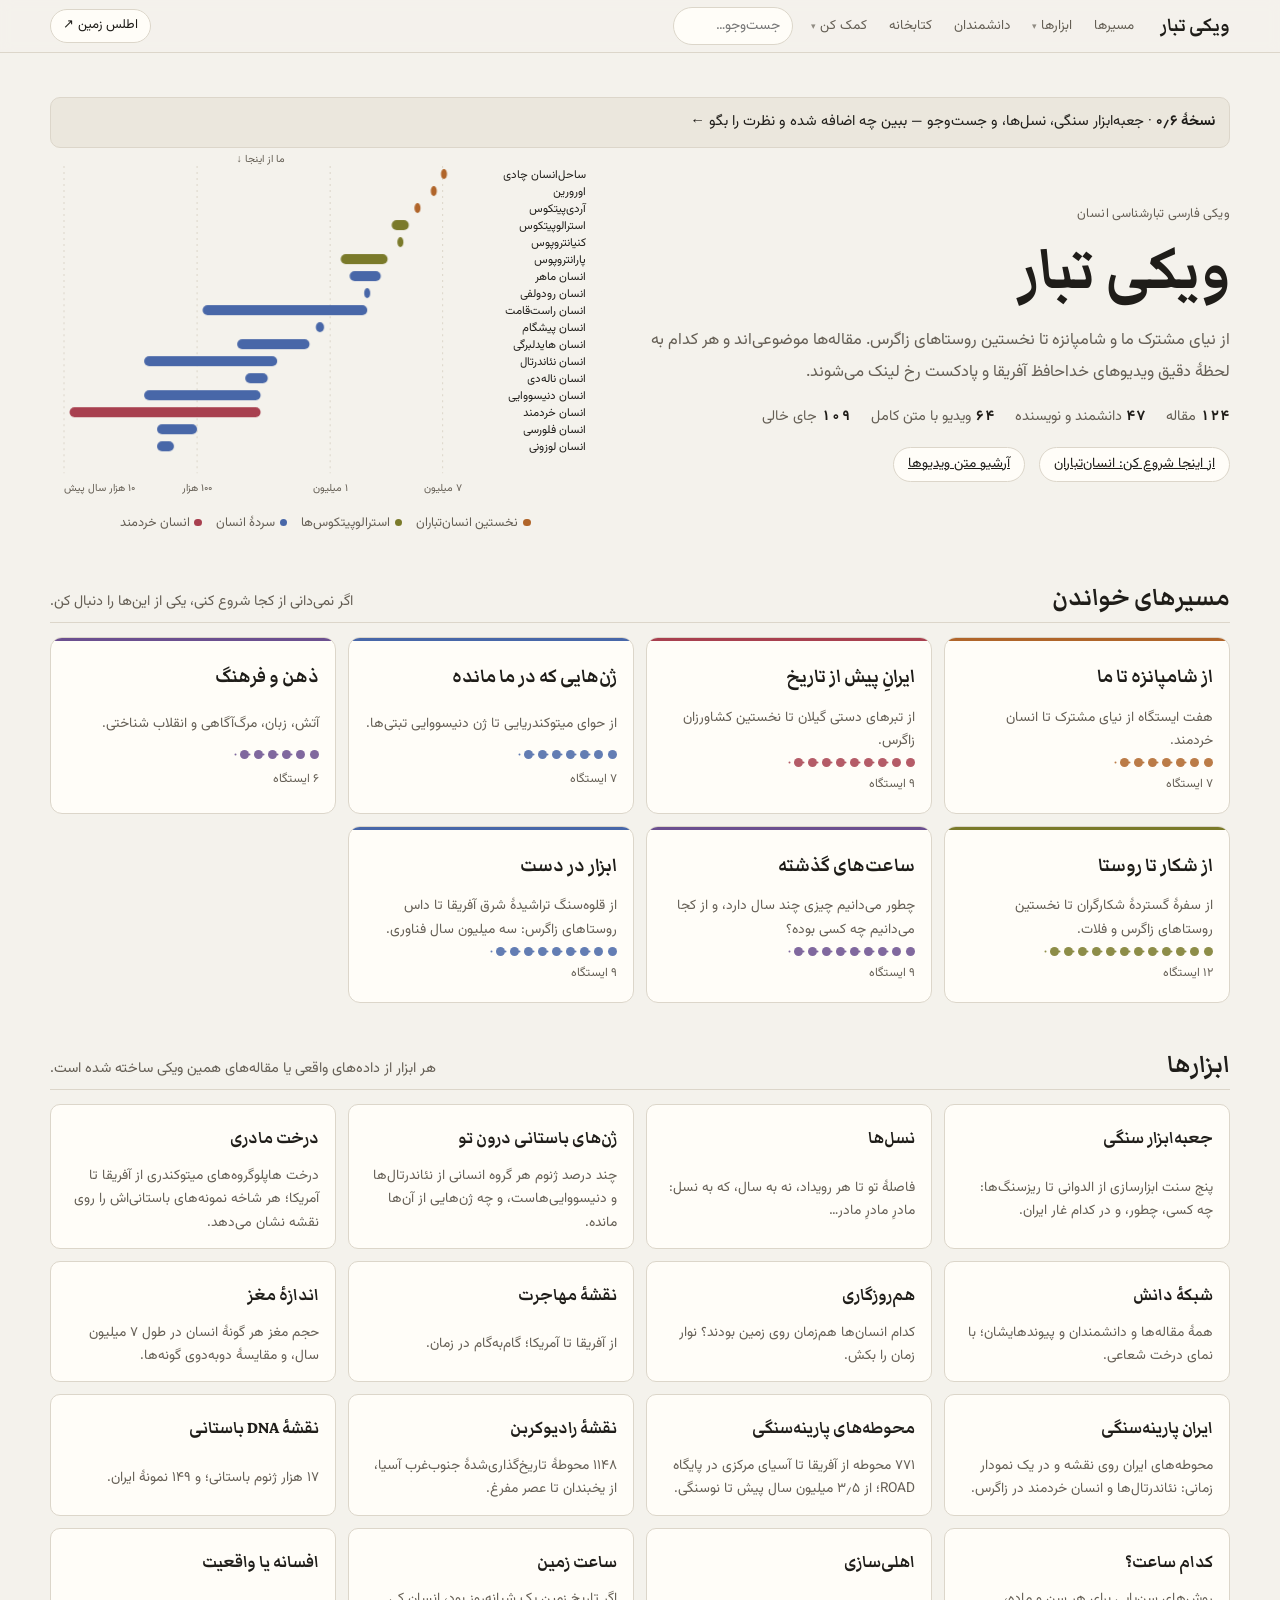
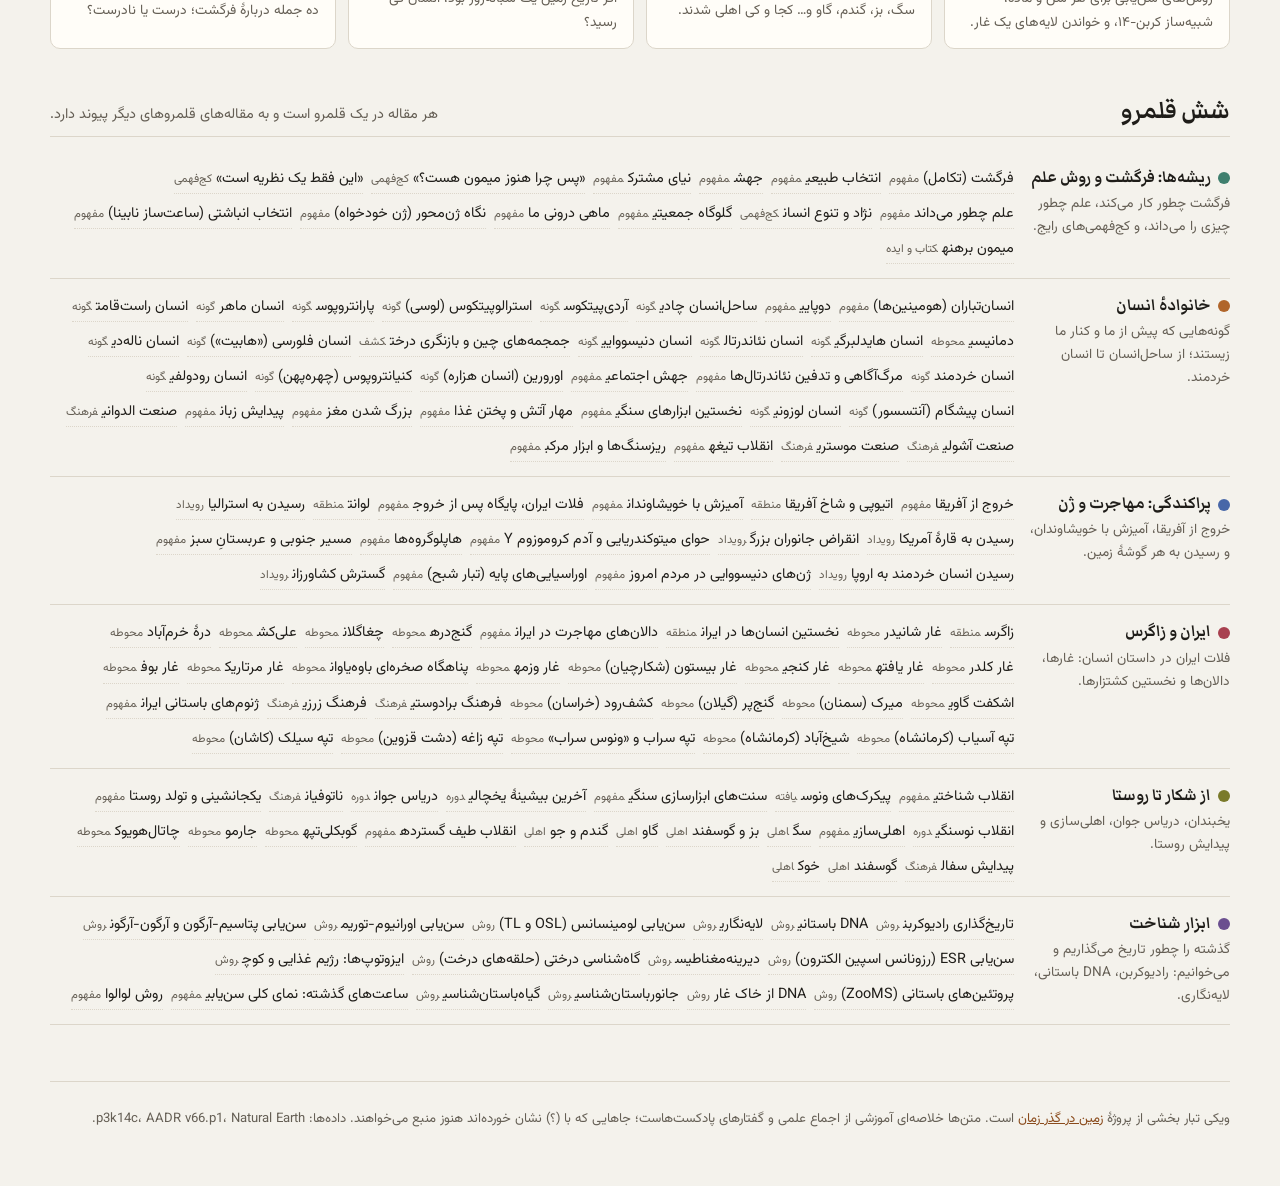
<file: tabar/index.html>
<!doctype html>
<html lang="fa" dir="rtl">
<head>
<meta charset="utf-8">
<meta name="viewport" content="width=device-width,initial-scale=1,viewport-fit=cover">
<title>ویکی تبار</title>
<meta name="description" content="ویکی فارسی تبارشناسی انسان: از نخستین انسان‌تباران تا نخستین روستاها، با نقشه‌ها و ابزارهای تعاملی.">
<link rel="preconnect" href="https://fonts.googleapis.com">
<link rel="preconnect" href="https://fonts.gstatic.com" crossorigin>
<link rel="stylesheet" href="https://fonts.googleapis.com/css2?family=Markazi+Text:wght@500;700&family=Vazirmatn:wght@400;500;700&family=Source+Serif+4:ital,opsz,wght@0,8..60,400;1,8..60,400&display=swap">
<link rel="stylesheet" href="tabar.css?v=10">
</head>
<body>
<div class="topnav"><div class="w">
  <a class="brand" href="#/">ویکی تبار</a>
  <nav id="nav">
    <a href="#/path">مسیرها</a>
    <details class="menu"><summary>ابزارها</summary><div class="mpanel">
      <b>انسان‌ها</b><a href="#/coexist">هم‌روزگاری</a><a href="#/gen">نسل‌ها</a><a href="#/brain">اندازهٔ مغز</a><a href="#/graph">شبکهٔ دانش</a><a href="#/quiz">افسانه یا واقعیت</a>
      <b>مهاجرت و ژن</b><a href="#/migrate">نقشهٔ مهاجرت</a><a href="#/genes">ژن‌های باستانی درون تو</a><a href="#/mtree">درخت مادری</a><a href="#/dna">نقشهٔ DNA باستانی</a>
      <b>جا و زمان</b><a href="#/clocks">کدام ساعت؟</a><a href="#/lithics">جعبه‌ابزار سنگی</a><a href="#/iran">ایران پارینه‌سنگی</a><a href="#/sites">محوطه‌های پارینه‌سنگی</a><a href="#/c14">نقشهٔ رادیوکربن</a><a href="#/dom">اهلی‌سازی</a><a href="#/clock">ساعت زمین</a>
    </div></details>
    <a href="#/people">دانشمندان</a>
    <a href="#/library">کتابخانه</a>
    <details class="menu"><summary>کمک کن</summary><div class="mpanel small"><a href="#/need">منابعی که لازم است</a><a href="#/gaps">جاهای خالی</a><a href="#/news">تازه‌ها و نسخه‌ها</a></div></details>
  <form id="sf" role="search"><input id="sq" type="search" placeholder="جست‌وجو…" aria-label="جست‌وجو در ویکی" autocomplete="off"></form>
  </nav>
  <a class="tq" href="../index.html">اطلس زمین ↗</a>
</div></div>
<main id="view" class="w"></main>
<footer class="w foot">
  <p>ویکی تبار بخشی از پروژهٔ <a href="../index.html">زمین در گذر زمان</a> است. متن‌ها خلاصه‌ای آموزشی از اجماع علمی و گفتارهای پادکست‌هاست؛ جاهایی که با (؟) نشان خورده‌اند هنوز منبع می‌خواهند. داده‌ها: p3k14c، AADR v66.p1، Natural Earth.</p>
</footer>
<script src="vendor/d3.min.js"></script>
<script src="data/wiki.js?v=3"></script>
<script src="data/wiki2.js?v=3"></script>
<script src="data/wiki3.js?v=1"></script>
<script src="data/wiki4.js?v=2"></script>
<script src="data/wiki5.js?v=1"></script>
<script src="data/wiki6.js?v=1"></script>
<script src="data/wiki7.js?v=1"></script>
<script src="data/videos.js?v=1"></script>
<script src="data/refs2.js?v=1"></script>
<script src="data/land.js?v=1"></script>
<script src="tabar.js?v=20"></script>
</body>
</html>
</file>
<file: tabar/tabar.css>
/* Layout: a field-notebook wiki — sticky top nav, reading column for articles, full-width stages for maps and charts. Earth-toned like the atlas. */
:root{
  --paper:#f4f2ec; --card:#fffdf8; --ink:#1f1d19; --muted:#655f55; --rule:#dcd6ca; --wash:#ebe7dd; --link:#8a4b1c;
  --accent:#b0652a; --sea:#dfe6e6; --land:#cdc4b2; --landline:#b6ab96;
  --f-display:"Markazi Text","Vazirmatn",serif; --f-body:"Vazirmatn",Tahoma,sans-serif; --f-latin:"Source Serif 4",Georgia,serif;
  color-scheme:light;
}
@media (prefers-color-scheme:dark){:root:not([data-theme="light"]){
  --paper:#15140f; --card:#1d1b16; --ink:#ece7dc; --muted:#a39a8a; --rule:#34302a; --wash:#24211b; --link:#e2a46a;
  --accent:#e09a5c; --sea:#18201f; --land:#3a3529; --landline:#4f4838; color-scheme:dark}}
:root[data-theme="dark"]{
  --paper:#15140f; --card:#1d1b16; --ink:#ece7dc; --muted:#a39a8a; --rule:#34302a; --wash:#24211b; --link:#e2a46a;
  --accent:#e09a5c; --sea:#18201f; --land:#3a3529; --landline:#4f4838; color-scheme:dark}
*{box-sizing:border-box}
html{overflow-x:clip}
body{margin:0;background:var(--paper);color:var(--ink);font-family:var(--f-body);font-size:15.5px;line-height:1.95;direction:rtl;
  padding-left:max(16px,env(safe-area-inset-left,0px));padding-right:max(16px,env(safe-area-inset-right,0px));padding-block:0 40px}
a{color:var(--link)}
.w{max-width:1180px;margin:0 auto}
h1,h2,h3{font-family:var(--f-display);line-height:1.2;text-wrap:balance;margin:0}
h1{font-size:clamp(2.2rem,5vw,3.4rem)} h2{font-size:1.9rem} h3{font-size:1.35rem}
.latin{font-family:var(--f-latin);direction:ltr;unicode-bidi:isolate}
.topnav{position:sticky;top:env(safe-area-inset-top,0px);z-index:20;background:color-mix(in srgb,var(--paper) 93%,transparent);backdrop-filter:blur(6px);border-bottom:1px solid var(--rule);margin-inline:calc(-1 * max(16px,env(safe-area-inset-left,0px)));padding-inline:max(16px,env(safe-area-inset-left,0px))}
body::before{content:"";position:fixed;inset:0 0 auto;height:env(safe-area-inset-top,0px);z-index:21;background:var(--paper)}
.topnav .w{display:flex;align-items:center;gap:6px 16px;min-height:52px}
.brand{font-family:var(--f-display);font-size:1.45rem;font-weight:700;text-decoration:none;color:var(--ink);white-space:nowrap}
#nav{display:flex;flex-wrap:wrap;align-items:center;gap:2px;min-width:0;flex:1}
#nav::-webkit-scrollbar{display:none}
#nav a{font-size:.84rem;text-decoration:none;color:var(--muted);padding:4px 10px;border-radius:999px;white-space:nowrap}
#nav a:hover,#nav a.on{color:var(--ink);background:var(--wash)}
.tq{font-size:.82rem;text-decoration:none;white-space:nowrap;border:1px solid var(--rule);border-radius:999px;padding:3px 12px;color:var(--ink);background:var(--card)}
@media (max-width:640px){.brand{display:none}}
main{min-height:60vh;padding-top:28px}
.foot{color:var(--muted);font-size:.82rem;border-top:1px solid var(--rule);margin-top:56px;padding-top:12px}
.lede{color:var(--muted);max-width:66ch;font-size:1.02rem;margin:.6rem 0 0}
.eyebrow{font-size:.8rem;color:var(--muted);letter-spacing:.03em}
.chip{display:inline-block;font-size:.76rem;border:1px solid var(--rule);border-radius:999px;padding:0 9px;color:var(--muted);background:var(--card);text-decoration:none;white-space:nowrap}
a.chip:hover{border-color:var(--link);color:var(--ink)}
.dot{display:inline-block;width:.6em;height:.6em;border-radius:50%;margin-inline-end:.35em;vertical-align:middle}
.sec{margin-top:44px}
.sec>header{display:flex;flex-wrap:wrap;align-items:baseline;justify-content:space-between;gap:4px 16px;border-bottom:1px solid var(--rule);padding-bottom:6px;margin-bottom:14px}
.sec>header p{margin:0;color:var(--muted);font-size:.9rem}
/* home */
.hero{display:grid;grid-template-columns:minmax(0,1.1fr) minmax(0,1fr);gap:24px;align-items:center}
@media (max-width:820px){.hero{grid-template-columns:minmax(0,1fr)}}
.hero svg{width:100%;height:auto;max-width:100%}
.stats{display:flex;flex-wrap:wrap;gap:6px 20px;margin-top:14px;font-size:.9rem;color:var(--muted)}
.stats b{color:var(--ink);font-variant-numeric:tabular-nums}
.tools{display:grid;grid-template-columns:repeat(auto-fill,minmax(230px,1fr));gap:12px}
.tool{display:grid;gap:4px;text-decoration:none;color:var(--ink);background:var(--card);border:1px solid var(--rule);border-radius:10px;padding:14px 16px}
.tool:hover{border-color:var(--accent)}
.tool b{font-family:var(--f-display);font-size:1.3rem;font-weight:700}
.tool span{font-size:.86rem;color:var(--muted);line-height:1.7}
.band{display:grid;grid-template-columns:200px minmax(0,1fr);gap:16px;padding:14px 0;border-bottom:1px solid var(--rule)}
@media (max-width:700px){.band{grid-template-columns:minmax(0,1fr)}}
.band h3{font-size:1.25rem}
.band p{margin:.2rem 0 0;font-size:.85rem;color:var(--muted);line-height:1.7}
.rows{display:flex;flex-wrap:wrap;gap:6px 8px;align-content:start}
.rows a{font-size:.9rem;text-decoration:none;color:var(--ink);border-bottom:1px dotted var(--rule)}
.rows a:hover{color:var(--link);border-color:var(--link)}
.rows a .k{font-size:.72rem;color:var(--muted);margin-inline-start:4px}
/* article */
.art{display:grid;grid-template-columns:minmax(0,1fr) 300px;gap:36px}
@media (max-width:900px){.art{grid-template-columns:minmax(0,1fr)}}
.art .body p{max-width:68ch;margin:0 0 1em;font-size:1.04rem}
.art .body a.wl{text-decoration:none;border-bottom:1px solid color-mix(in srgb,var(--link) 45%,transparent)}
.art .body a.wl:hover{border-bottom-color:var(--link)}
.side{display:grid;gap:14px;align-content:start}
.box{background:var(--card);border:1px solid var(--rule);border-radius:10px;padding:12px 14px}
.box h4{margin:0 0 6px;font-size:.86rem;color:var(--muted);font-weight:600}
.facts{display:grid;gap:6px;margin:0}
.facts div{display:grid;grid-template-columns:minmax(0,1fr) minmax(0,1.2fr);gap:8px;font-size:.86rem;line-height:1.6}
.facts dt{color:var(--muted)} .facts dd{margin:0}
.gap{border:1.5px dashed var(--accent);border-radius:10px;padding:10px 14px;font-size:.88rem;background:color-mix(in srgb,var(--accent) 6%,transparent)}
.gap h4{color:var(--accent);margin:0 0 4px;font-size:.88rem}
.gap ul{margin:0;padding-inline-start:18px}
.refs{display:grid;gap:8px;margin:0;padding:0;list-style:none}
.refs li{font-size:.9rem;line-height:1.75;border-inline-start:3px solid var(--rule);padding-inline-start:10px}
.refs .ts{font-variant-numeric:tabular-nums;font-size:.78rem;background:var(--wash);border-radius:4px;padding:0 6px;text-decoration:none;margin-inline-end:6px;direction:ltr;display:inline-block}
.refs .vt{font-size:.78rem;color:var(--muted);display:block}
/* stage tools */
.stage{background:var(--card);border:1px solid var(--rule);border-radius:12px;padding:12px;margin-top:16px}
.stage svg{display:block;width:100%;height:auto;max-width:100%}
.ctrl{display:flex;flex-wrap:wrap;align-items:center;gap:8px 14px;margin:10px 0 0;font-size:.9rem}
.ctrl input[type=range]{flex:1;min-width:180px;accent-color:var(--accent)}
.ctrl button,.btn{font:inherit;font-size:.86rem;border:1px solid var(--rule);background:var(--card);color:var(--ink);border-radius:999px;padding:3px 14px;cursor:pointer}
.ctrl button:hover,.btn:hover{border-color:var(--accent)}
.ctrl button.on{background:var(--ink);color:var(--paper);border-color:var(--ink)}
.ctrl .read{font-variant-numeric:tabular-nums;font-weight:700;min-width:11ch}
button:focus-visible,a:focus-visible,input:focus-visible{outline:2px solid var(--accent);outline-offset:2px}
.split{display:grid;grid-template-columns:minmax(0,1fr) 300px;gap:16px}
@media (max-width:900px){.split{grid-template-columns:minmax(0,1fr)}}
.list{max-height:520px;overflow:auto;font-size:.84rem;line-height:1.6}
.list table{width:100%;border-collapse:collapse}
.list td,.list th{padding:4px 6px;border-bottom:1px solid var(--rule);text-align:start;vertical-align:top}
.list th{position:sticky;top:0;background:var(--card);color:var(--muted);font-weight:500}
.num{font-variant-numeric:tabular-nums}
.legend{display:flex;flex-wrap:wrap;gap:4px 14px;font-size:.8rem;color:var(--muted);margin-top:8px}
.tip{position:fixed;pointer-events:none;background:var(--ink);color:var(--paper);font-size:.8rem;line-height:1.6;padding:6px 10px;border-radius:6px;max-width:280px;z-index:40;opacity:0;transition:opacity .12s}
.svgtext{fill:var(--ink);font-family:var(--f-body)}
.svgmuted{fill:var(--muted);font-family:var(--f-body)}
/* people / library */
.cards{display:grid;grid-template-columns:repeat(auto-fill,minmax(260px,1fr));gap:12px}
.pcard{background:var(--card);border:1px solid var(--rule);border-radius:10px;padding:12px 14px;text-decoration:none;color:var(--ink);display:grid;gap:2px}
.pcard:hover{border-color:var(--accent)}
.pcard b{font-family:var(--f-display);font-size:1.25rem}
.pcard small{color:var(--muted)}
.pcard span{font-size:.86rem;line-height:1.7;color:var(--muted)}
.have{color:#2f7a55} .need{color:var(--accent)}
.shelf{margin-top:18px}
.shelf h3{font-size:1.2rem;margin-bottom:6px}
.vlist{list-style:none;margin:0;padding:0;display:grid;gap:4px}
.vlist li{display:flex;gap:8px;align-items:baseline;font-size:.9rem;border-bottom:1px dotted var(--rule);padding:3px 0}
.vlist .dur{margin-inline-start:auto;color:var(--muted);font-size:.78rem;font-variant-numeric:tabular-nums}
/* quiz */
.q{background:var(--card);border:1px solid var(--rule);border-radius:12px;padding:16px 18px;margin-top:14px;max-width:760px}
.q p.st{font-family:var(--f-display);font-size:1.45rem;line-height:1.4;margin:0 0 10px}
.q .ans{margin-top:10px;font-size:.95rem;border-top:1px solid var(--rule);padding-top:8px}
.q .ok{color:#2f7a55;font-weight:700} .q .no{color:#a3404f;font-weight:700}
@media (prefers-reduced-motion:reduce){*{transition:none!important;animation:none!important}}
.srcl{list-style:none;margin:0;padding:0;display:grid;gap:8px;font-size:13px;line-height:1.7}
.srcl small{color:var(--muted)}
.ctrl select{font:inherit;font-size:13px;padding:4px 8px;border:1px solid var(--rule);border-radius:6px;background:var(--card);color:var(--ink)}
.nl{margin:0;padding-inline-start:20px;line-height:2}
.vbanner{display:block;margin:16px 0 0;padding:10px 14px;border:1px solid var(--rule);border-radius:10px;background:var(--wash);color:var(--ink);text-decoration:none;font-size:.92rem}
.vbanner:hover{border-color:var(--accent)}
.cmp{display:grid;grid-template-columns:repeat(auto-fit,minmax(min(100%,300px),1fr));gap:16px;margin-top:12px}
.cmp .box{min-width:0}.cmp svg{display:block;margin:0 auto 6px}.cmp h3{margin:.2rem 0}
.cmp dl{display:grid;grid-template-columns:auto 1fr;gap:4px 12px;font-size:13px}.cmp dt{color:var(--muted)}.cmp dd{margin:0}

/* ===== v0.4: menus ===== */
.menu{position:relative}
.menu>summary{list-style:none;cursor:pointer;font-size:.84rem;color:var(--muted);padding:4px 10px;border-radius:999px;white-space:nowrap}
.menu>summary::-webkit-details-marker{display:none}
.menu>summary::after{content:"▾";font-size:.7em;margin-inline-start:4px;opacity:.7}
.menu[open]>summary,.menu>summary:hover{color:var(--ink);background:var(--wash)}
.menu>summary:focus-visible,#nav a:focus-visible{outline:2px solid var(--accent);outline-offset:1px}
.mpanel{position:absolute;inset-inline-start:0;top:calc(100% + 8px);z-index:30;width:min(560px,calc(100vw - 32px));display:grid;grid-template-columns:repeat(3,minmax(0,1fr));grid-auto-flow:row;gap:2px 14px;
  background:var(--card);border:1px solid var(--rule);border-radius:12px;padding:14px;box-shadow:0 18px 40px -18px rgb(0 0 0/.35)}
.mpanel.small{width:220px;grid-template-columns:1fr}
.mpanel b{grid-column:1/-1;font-size:.74rem;color:var(--muted);font-weight:600;letter-spacing:.03em;margin-top:6px}
.mpanel b:first-child{margin-top:0}
.mpanel a{display:block;font-size:.88rem;padding:5px 8px;border-radius:7px;color:var(--ink)!important;white-space:normal}
.mpanel a:hover{background:var(--wash)}
@media (max-width:640px){.mpanel{position:fixed;inset-inline:16px;top:60px;width:auto;grid-template-columns:1fr 1fr}}

/* hero bush */
.hero{min-height:0}
.bush{display:block;width:100%;height:auto}
.bush .bgrid{stroke:var(--rule);stroke-dasharray:2 4}
.bush .bl rect{transform-box:fill-box;transform-origin:right;animation:grow .9s cubic-bezier(.2,.7,.2,1) both;animation-delay:var(--d)}
.bush .bl:hover rect{filter:brightness(1.12)}
.bush .bl:hover text{fill:var(--link)}
@keyframes grow{from{transform:scaleX(.08);opacity:.2}to{transform:none;opacity:1}}
@media (prefers-reduced-motion:reduce){.bush .bl rect{animation:none}.pulse{animation:none!important}}
h1{letter-spacing:-.01em}
.hero h1{font-size:clamp(2.8rem,7vw,4.6rem)}

/* passport + minimap */
.pass{margin:0 0 18px;padding:12px 14px 10px;background:var(--card);border:1px solid var(--rule);border-radius:12px}
.pass>svg{display:block;width:100%;height:auto}
.pass .ghost{fill:var(--rule)}
.pass .ghostc{fill:none;stroke:var(--rule);stroke-width:2;stroke-dasharray:3 3}
.pass figcaption{display:flex;align-items:center;gap:10px;font-size:.84rem;color:var(--muted);line-height:1.7}
.minimap svg{display:block;width:100%;height:auto;border-radius:8px}
.pulse{transform-box:fill-box;transform-origin:center;animation:pulse 2.4s ease-in-out infinite}
@keyframes pulse{50%{transform:scale(1.6);opacity:.05}}

/* reading paths */
.paths{display:grid;grid-template-columns:repeat(auto-fit,minmax(min(100%,240px),1fr));gap:12px}
.pathc{display:grid;gap:6px;text-decoration:none;color:var(--ink);background:var(--card);border:1px solid var(--rule);border-radius:12px;padding:16px;position:relative;overflow:hidden}
.pathc::before{content:"";position:absolute;inset:0 0 auto;height:3px;background:var(--pc)}
.pathc:hover{border-color:var(--pc)}
.pathc b{font-family:var(--f-display);font-size:1.45rem}
.pathc span{font-size:.86rem;color:var(--muted);line-height:1.7}
.pathc small{color:var(--muted);font-size:.76rem}
.pathc .pdots{display:flex;gap:5px;align-items:center}
.pathc .pdots i{width:9px;height:9px;border-radius:50%;background:var(--pc);opacity:.85}
.pathc .pdots i+i{box-shadow:-9px 0 0 -3.5px var(--pc)}
.pnav{display:flex;flex-wrap:wrap;align-items:center;gap:6px 14px;margin-top:14px;padding:8px 12px;border:1px solid var(--rule);border-radius:999px;background:var(--card);font-size:.84rem}
.pnav.bottom{border-radius:12px;margin-top:28px}
.pnav .pt{color:var(--ink);text-decoration:none;font-weight:600}
.pnav .pdots{display:flex;gap:4px;align-items:center}
.pnav .pdots a{width:9px;height:9px;border-radius:50%;border:1.5px solid var(--pc);display:block}
.pnav .pdots a.on{background:var(--pc);width:12px;height:12px}
.pnav .pnx{display:flex;gap:12px;margin-inline-start:auto}
.pnav .pnx a{text-decoration:none}
.trail{list-style:none;margin:26px 0 0;padding:0;display:grid;gap:0;position:relative}
.trail::before{content:"";position:absolute;inset-block:18px;inset-inline-start:17px;width:2px;background:var(--pc);opacity:.35}
.trail li a{display:grid;grid-template-columns:36px minmax(0,1fr);gap:2px 14px;padding:12px 0;text-decoration:none;color:var(--ink)}
.trail .n{grid-row:span 2;width:36px;height:36px;border-radius:50%;display:grid;place-items:center;background:var(--pc);color:#fff;font-weight:700;position:relative}
.trail b{font-family:var(--f-display);font-size:1.35rem}
.trail li a span:last-child{color:var(--muted);font-size:.9rem;line-height:1.8}
.trail li a:hover b{color:var(--link)}

/* archaic genes */
.gsplit{display:grid;grid-template-columns:minmax(0,260px) minmax(0,1fr);gap:16px;margin-top:20px}
@media (max-width:760px){.gsplit{grid-template-columns:minmax(0,1fr)}}
.gpick{display:grid;gap:4px}
.gpick button{font:inherit;font-size:.9rem;text-align:start;padding:7px 10px;border-radius:8px;border:1px solid transparent;background:none;color:var(--ink);cursor:pointer}
.gpick button:hover{background:var(--wash)}
.gpick button.on{background:var(--wash);border-color:var(--rule);font-weight:600}
.gview h3{margin-bottom:10px}
.waffle{display:grid;grid-template-columns:repeat(20,minmax(0,1fr));gap:3px;max-width:520px;direction:ltr}
.waffle span{display:grid;grid-template-columns:1fr 1fr;aspect-ratio:1;gap:1px;max-width:100%}
.waffle i{background:var(--wash);border-radius:1.5px}
.waffle i.n{background:#b0652a}.waffle i.d{background:#4867a8}
.traits{display:grid;grid-template-columns:repeat(auto-fit,minmax(min(100%,250px),1fr));gap:12px}
.trait{background:var(--card);border:1px solid var(--rule);border-radius:12px;padding:14px;display:grid;gap:4px;align-content:start}
.trait b{font-size:1.1rem}
.trait.nea b{color:#b0652a}.trait.den b{color:#4867a8}
.trait p{margin:0;font-size:.9rem;line-height:1.8}
.trait small{color:var(--muted)}
.trait .chip{justify-self:start}

/* needed sources */
.needl{margin:0;padding-inline-start:22px;display:grid;gap:12px}
.needl li{display:grid;gap:2px}
.needl span{color:var(--muted);font-size:.88rem}
.needl small{font-size:.82rem;color:var(--muted);line-height:1.8}
/* v0.5 — کدام ساعت؟ */
.chips{display:flex;flex-wrap:wrap;gap:6px;margin:0 0 10px}
.chips button{font:inherit;font-size:.82rem;padding:3px 11px;border-radius:999px;border:1px solid var(--rule);background:var(--card);color:var(--muted);cursor:pointer}
.chips button:hover{border-color:var(--accent);color:var(--ink)}
.chips button.on{background:var(--ink);border-color:var(--ink);color:var(--paper)}
.small{font-size:.86rem;color:var(--muted);line-height:1.8}
.muted{color:var(--muted)}
p.read{font-weight:700;margin:.1rem 0 .5rem;color:var(--accent)}
.note{border-inline-start:3px solid var(--accent);padding-inline-start:10px}
.meth{list-style:none;margin:.4rem 0;padding:0;display:grid;gap:8px}
.meth li{display:grid;grid-template-columns:auto 1fr;column-gap:8px;align-items:center}
.meth li small{grid-column:2;color:var(--muted);font-size:.8rem}
.meth .dot{width:11px;height:11px}
.atoms{display:grid;grid-template-columns:repeat(10,1fr);gap:5px;max-width:240px;margin:4px auto 12px}
.atoms i{aspect-ratio:1;border-radius:50%;background:#b0652a;transition:opacity .4s,transform .4s}
.atoms i.gone{opacity:.12;transform:scale(.6)}
#cchart svg,#c14c svg,#strata svg{display:block;width:100%;height:auto}
#cchart g.r:hover rect{filter:brightness(1.1)}
@media (prefers-reduced-motion:reduce){.atoms i{transition:none}}
@media (max-width:700px){#cchart,#c14c,#strata{overflow-x:auto;-webkit-overflow-scrolling:touch}#cchart svg,#c14c svg{min-width:680px}#strata svg{min-width:560px}}
/* v0.6 — جست‌وجو، نسل‌ها، جعبه‌ابزار */
#sf{margin-inline-start:6px}
#sf input{font:inherit;font-size:.86rem;padding:5px 12px;border-radius:999px;border:1px solid var(--rule);background:var(--card);color:var(--ink);width:120px;transition:width .2s}
#sf input:focus{outline:none;border-color:var(--accent);width:190px}
.searchbox{margin:18px 0 10px}
.searchbox input{font:inherit;font-size:1.1rem;width:100%;padding:12px 18px;border-radius:14px;border:1px solid var(--rule);background:var(--card);color:var(--ink)}
.searchbox input:focus{outline:none;border-color:var(--accent)}
.hits{display:grid;gap:10px;margin-top:12px}
.hit{display:block;padding:12px 14px;border:1px solid var(--rule);border-radius:12px;background:var(--card);color:inherit;text-decoration:none}
.hit:hover{border-color:var(--accent)}
.hit div{display:flex;align-items:baseline;gap:8px;flex-wrap:wrap}
.hit b{font-size:1.04rem}
.hit .k{font-size:.72rem;color:var(--muted);border:1px solid var(--rule);border-radius:999px;padding:1px 8px}
.hit p{margin:.25rem 0 0;color:var(--muted);font-size:.9rem;line-height:1.8}
.hit small{color:var(--muted);font-size:.76rem}
mark{background:rgba(176,101,42,.22);color:inherit;border-radius:3px;padding:0 2px}
#spiral svg,#ltime svg{display:block;width:100%;height:auto}
#gtab tr.hi td{background:var(--wash);font-weight:600}
.figrow{display:flex;gap:18px;flex-wrap:wrap;justify-content:center;align-items:flex-end;padding:10px 0}
.figrow figure{margin:0;text-align:center}
.figrow figcaption{font-size:.82rem;color:var(--muted);margin-top:6px}
.stonefig{filter:drop-shadow(0 3px 5px rgba(0,0,0,.18))}
#ltime g.li:hover rect{filter:brightness(1.12)}
@media (max-width:700px){#sf{order:9;width:100%}#sf input,#sf input:focus{width:100%}#ltime{overflow-x:auto}#ltime svg{min-width:620px}}
.figrow figcaption .sbar{display:flex;align-items:center;gap:6px;justify-content:center;margin-top:5px;font-size:.74rem}
.figrow figcaption .sbar i{display:block;width:34px;height:5px;border:1px solid var(--muted);border-top:none}

/* knowledge graph: whole first, names that fit, hover to light neighbours */
#gStage { position: relative; touch-action: none; }
#gStage .gnet { display: block; width: 100%; height: auto; cursor: grab; }
#gStage .gnet line { stroke-opacity: .55; }
#gStage .gnet.focus line { stroke-opacity: .08; }
#gStage .gnet.focus line.hot { stroke-opacity: 1; stroke: var(--ink); stroke-width: 1.6; }
#gStage .gnet.focus .gn:not(.near) { opacity: .25; }
#gStage .gctl { position: absolute; top: 10px; inset-inline-start: 10px; display: flex; gap: 4px; z-index: 2; }
#gStage .gctl button { min-width: 34px; min-height: 32px; border: 1px solid var(--rule); background: var(--card); border-radius: 9px; font: inherit; cursor: pointer; color: var(--ink); }
#gStage .gnet .glabels { pointer-events: none; } #gStage .gnet.focus .glabels text.far { opacity: .2; }
</file>
